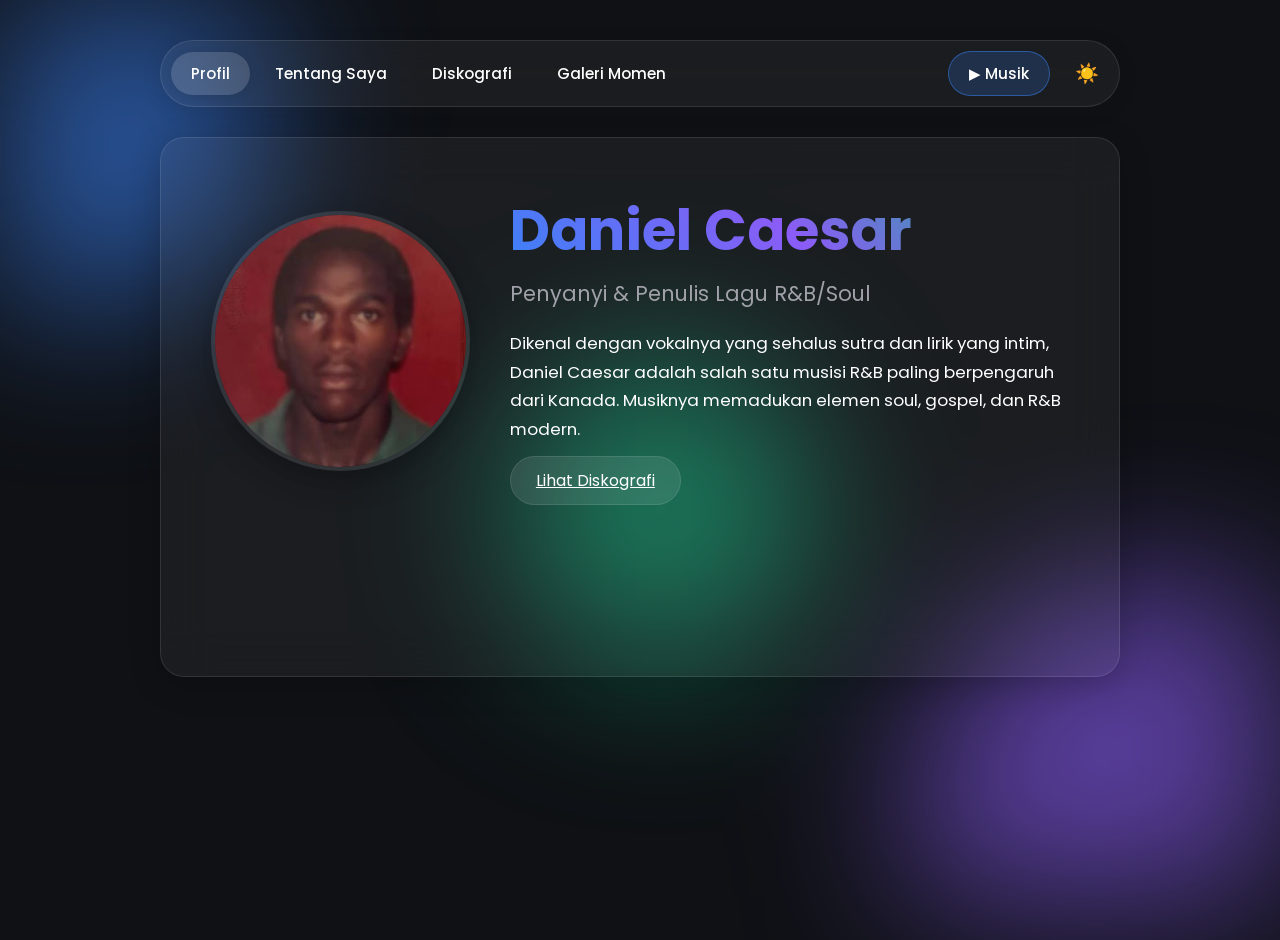
<file: index.html>
<!DOCTYPE html>
<html lang="id" data-theme="dark">
<head>
    <meta charset="UTF-8">
    <meta name="viewport" content="width=device-width, initial-scale=1.0">
    <title>Portofolio - Daniel Caesar</title>
    <link rel="stylesheet" href="assets/css/style.css">
</head>
<body>
    <div class="blob-container">
        <div class="blob blob-1"></div>
        <div class="blob blob-2"></div>
        <div class="blob blob-3"></div>
    </div>

    <div class="app-container">
        <nav class="nav-menu">
            <a class="nav-btn active" href="index.html">Profil</a>
            <a class="nav-btn" href="pages/biografi.html">Tentang Saya</a>
            <a class="nav-btn" href="pages/karya.html">Diskografi</a>
            <a class="nav-btn" href="pages/galeri.html">Galeri Momen</a>
            <a class="nav-btn special" href="pages/musik.html">▶ Musik</a>
            <button class="theme-toggle" onclick="toggleTheme()" title="Ganti Tema">☀️</button>
        </nav>

        <main class="glass-panel">
            <section id="beranda" class="tab-content active">
                <div class="hero-section">
                    <img src="assets/img/profile.jpeg" alt="Daniel Caesar" class="hero-image">
                    <div class="hero-text">
                        <h1>Daniel Caesar</h1>
                        <h3>Penyanyi & Penulis Lagu R&B/Soul</h3>
                        <p>Dikenal dengan vokalnya yang sehalus sutra dan lirik yang intim, Daniel Caesar adalah salah satu musisi R&B paling berpengaruh dari Kanada. Musiknya memadukan elemen soul, gospel, dan R&B modern.</p>
                        <a class="btn-primary" href="pages/karya.html">Lihat Diskografi</a>
                    </div>
                </div>
            </section>
        </main>
    </div>

    <script src="assets/js/script.js"></script>
</body>
</html>
</file>
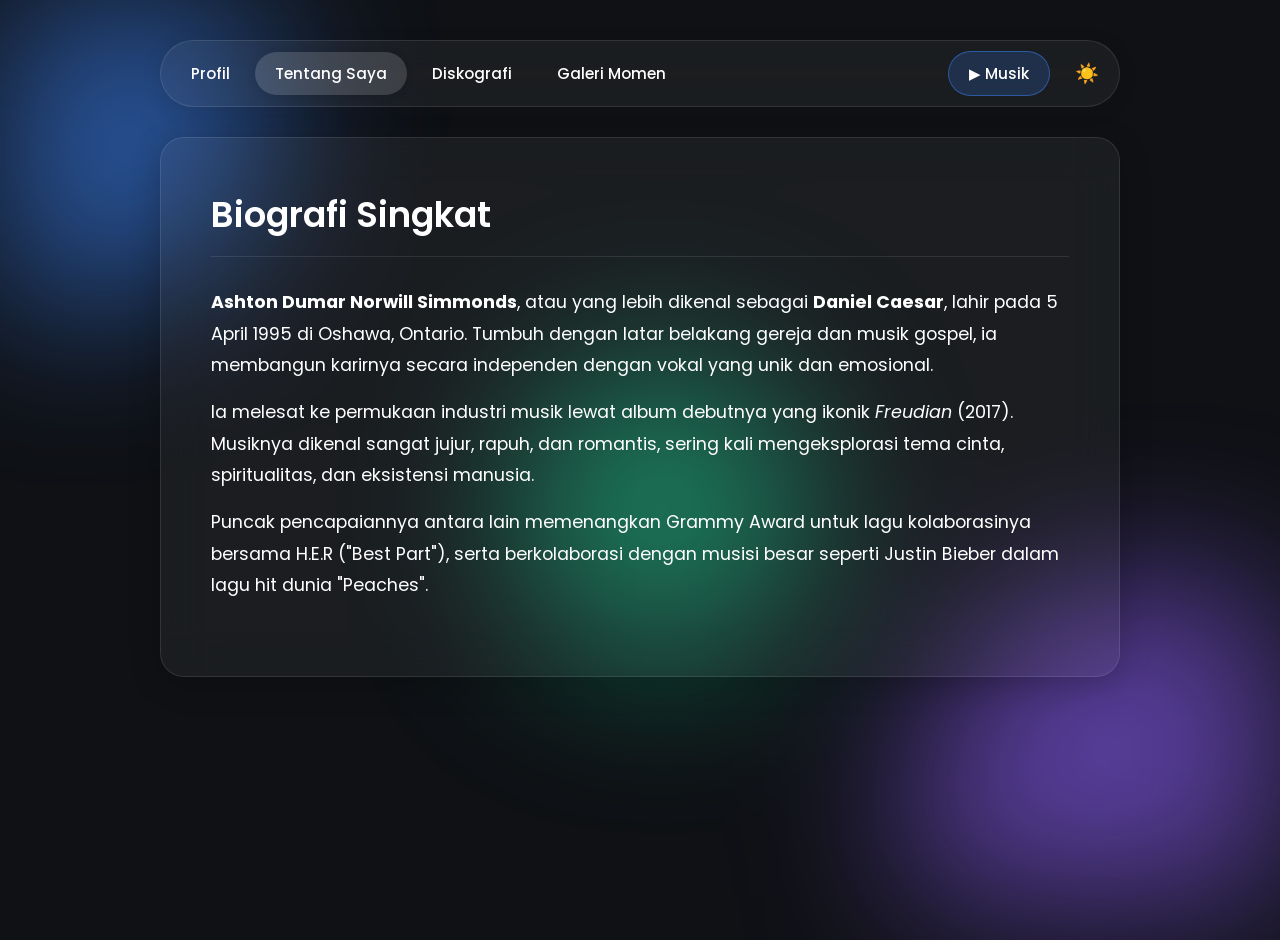
<file: pages/biografi.html>
<!DOCTYPE html>
<html lang="id" data-theme="dark">
<head>
    <meta charset="UTF-8">
    <meta name="viewport" content="width=device-width, initial-scale=1.0">
    <title>Biografi - Daniel Caesar</title>
    <link rel="stylesheet" href="../assets/css/style.css">
</head>
<body>
    <div class="blob-container">
        <div class="blob blob-1"></div>
        <div class="blob blob-2"></div>
        <div class="blob blob-3"></div>
    </div>

    <div class="app-container">
        <nav class="nav-menu">
            <a class="nav-btn" href="../index.html">Profil</a>
            <a class="nav-btn active" href="biografi.html">Tentang Saya</a>
            <a class="nav-btn" href="karya.html">Diskografi</a>
            <a class="nav-btn" href="galeri.html">Galeri Momen</a>
            <a class="nav-btn special" href="musik.html">▶ Musik</a>
            <button class="theme-toggle" onclick="toggleTheme()" title="Ganti Tema">☀️</button>
        </nav>

        <main class="glass-panel">
            <section class="tab-content active">
                <h2 class="section-title">Biografi Singkat</h2>
                <div class="content-text">
                    <p style="margin-bottom: 15px;"><strong>Ashton Dumar Norwill Simmonds</strong>, atau yang lebih dikenal sebagai <strong>Daniel Caesar</strong>, lahir pada 5 April 1995 di Oshawa, Ontario. Tumbuh dengan latar belakang gereja dan musik gospel, ia membangun karirnya secara independen dengan vokal yang unik dan emosional.</p>
                    <p style="margin-bottom: 15px;">Ia melesat ke permukaan industri musik lewat album debutnya yang ikonik <em>Freudian</em> (2017). Musiknya dikenal sangat jujur, rapuh, dan romantis, sering kali mengeksplorasi tema cinta, spiritualitas, dan eksistensi manusia.</p>
                    <p>Puncak pencapaiannya antara lain memenangkan Grammy Award untuk lagu kolaborasinya bersama H.E.R ("Best Part"), serta berkolaborasi dengan musisi besar seperti Justin Bieber dalam lagu hit dunia "Peaches".</p>
                </div>
            </section>
        </main>
    </div>

    <script src="../assets/js/script.js"></script>
</body>
</html>
</file>
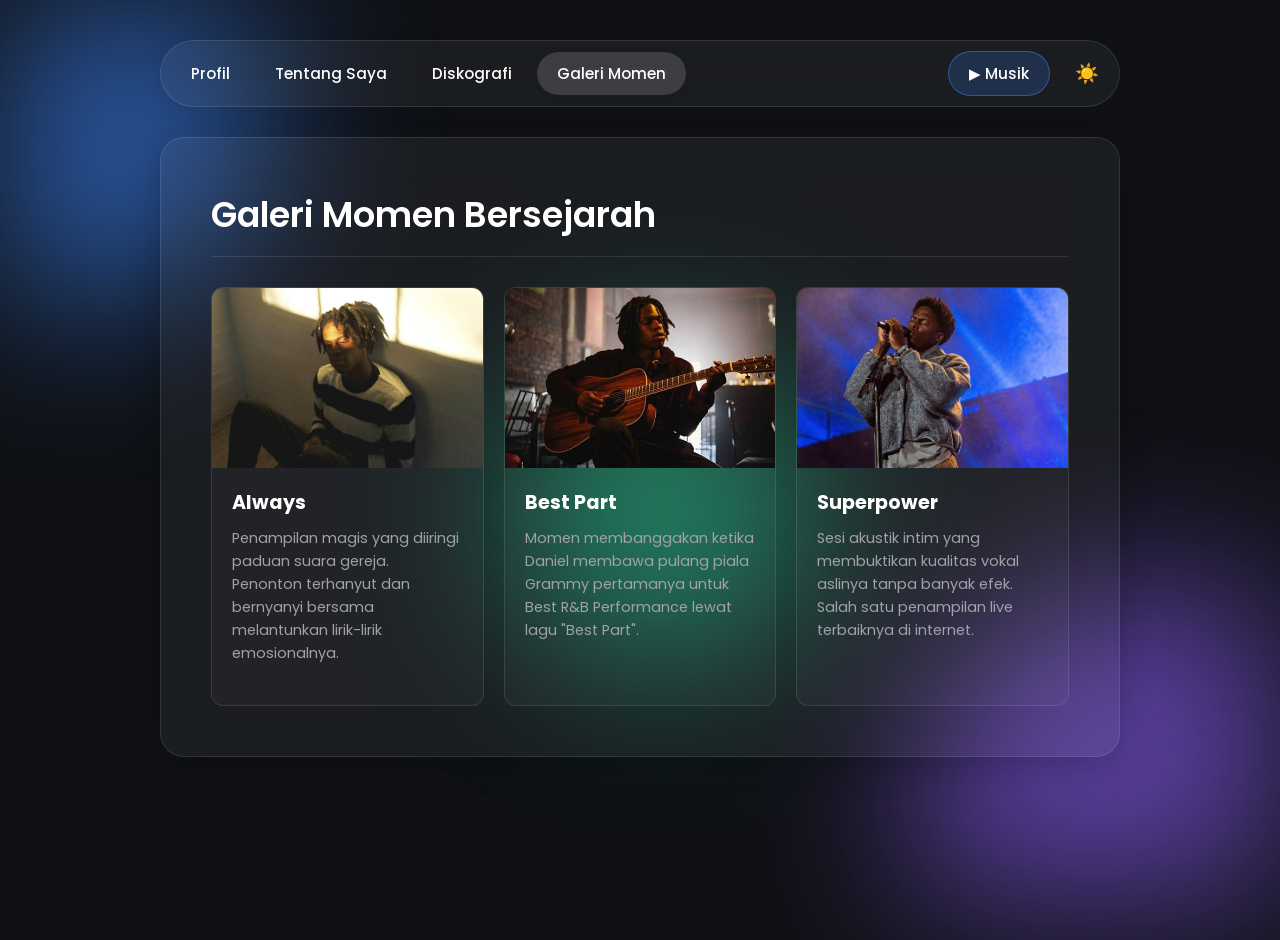
<file: pages/galeri.html>
<!DOCTYPE html>
<html lang="id" data-theme="dark">
<head>
    <meta charset="UTF-8">
    <meta name="viewport" content="width=device-width, initial-scale=1.0">
    <title>Galeri Momen - Daniel Caesar</title>
    <link rel="stylesheet" href="../assets/css/style.css">
</head>
<body>
    <div class="blob-container">
        <div class="blob blob-1"></div>
        <div class="blob blob-2"></div>
        <div class="blob blob-3"></div>
    </div>

    <div class="app-container">
        <nav class="nav-menu">
            <a class="nav-btn" href="../index.html">Profil</a>
            <a class="nav-btn" href="biografi.html">Tentang Saya</a>
            <a class="nav-btn" href="karya.html">Diskografi</a>
            <a class="nav-btn active" href="galeri.html">Galeri Momen</a>
            <a class="nav-btn special" href="musik.html">▶ Musik</a>
            <button class="theme-toggle" onclick="toggleTheme()" title="Ganti Tema">☀️</button>
        </nav>

        <main class="glass-panel">
            <section class="tab-content active">
                <h2 class="section-title">Galeri Momen Bersejarah</h2>
                <div class="grid-cards">
                    <div class="glass-card">
                        <img src="../assets/img/dc 2.jpeg" alt="Always">
                        <div class="glass-card-content">
                            <h4>Always</h4>
                            <p>Penampilan magis yang diiringi paduan suara gereja. Penonton terhanyut dan bernyanyi bersama melantunkan lirik-lirik emosionalnya.</p>
                        </div>
                    </div>
                    <div class="glass-card">
                        <img src="../assets/img/dc 1.jpeg" alt="Best Part">
                        <div class="glass-card-content">
                            <h4>Best Part</h4>
                            <p>Momen membanggakan ketika Daniel membawa pulang piala Grammy pertamanya untuk Best R&B Performance lewat lagu "Best Part".</p>
                        </div>
                    </div>
                    <div class="glass-card">
                        <img src="../assets/img/dc 3.jpeg" alt="Superpower">
                        <div class="glass-card-content">
                            <h4>Superpower</h4>
                            <p>Sesi akustik intim yang membuktikan kualitas vokal aslinya tanpa banyak efek. Salah satu penampilan live terbaiknya di internet.</p>
                        </div>
                    </div>
                </div>
            </section>
        </main>
    </div>

    <script src="../assets/js/script.js"></script>
</body>
</html>
</file>
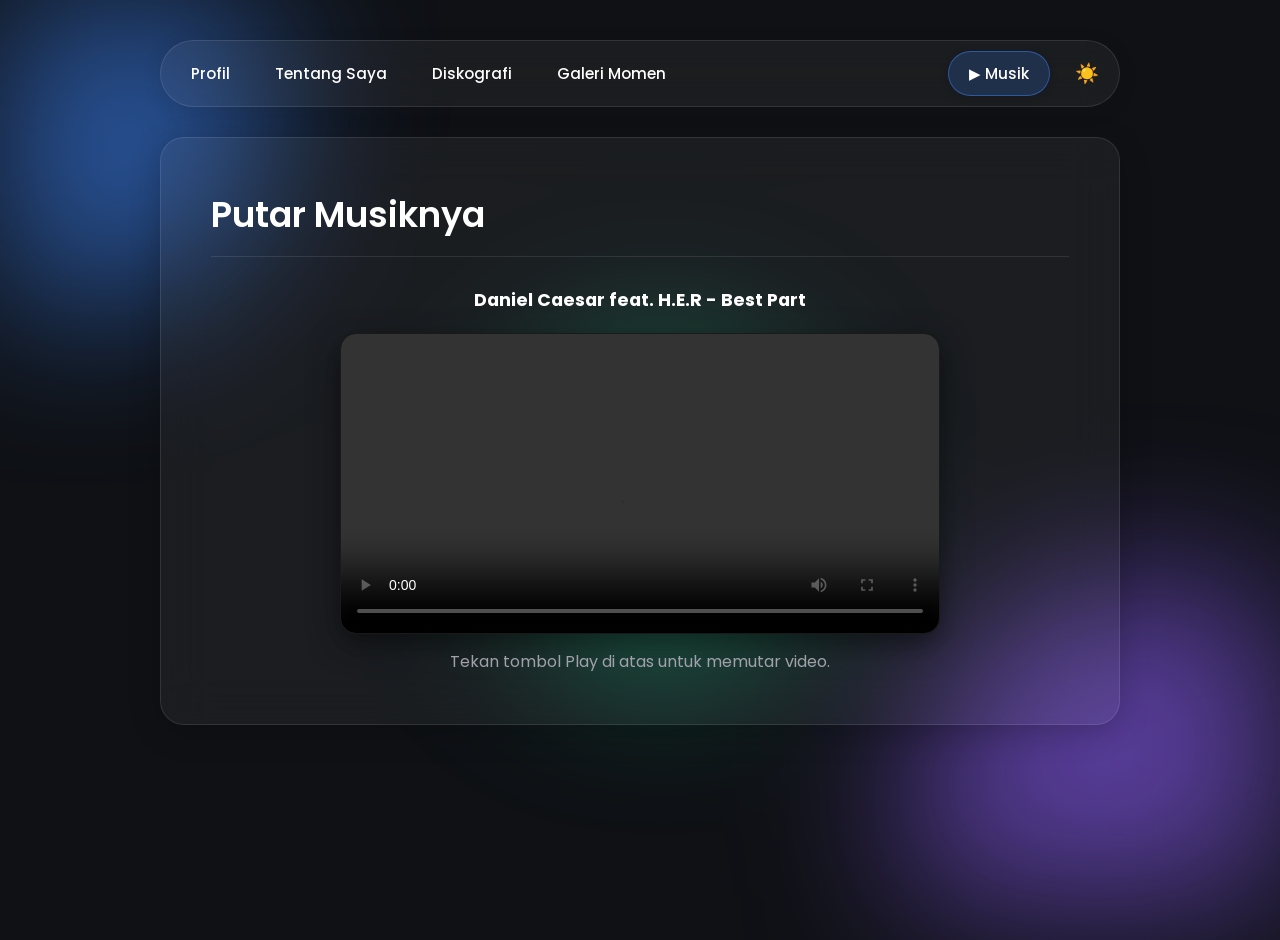
<file: pages/musik.html>
<!DOCTYPE html>
<html lang="id" data-theme="dark">
<head>
    <meta charset="UTF-8">
    <meta name="viewport" content="width=device-width, initial-scale=1.0">
    <title>Musik - Daniel Caesar</title>
    <link rel="stylesheet" href="../assets/css/style.css">
</head>
<body>
    <div class="blob-container">
        <div class="blob blob-1"></div>
        <div class="blob blob-2"></div>
        <div class="blob blob-3"></div>
    </div>

    <div class="app-container">
        <nav class="nav-menu">
            <a class="nav-btn" href="../index.html">Profil</a>
            <a class="nav-btn" href="biografi.html">Tentang Saya</a>
            <a class="nav-btn" href="karya.html">Diskografi</a>
            <a class="nav-btn" href="galeri.html">Galeri Momen</a>
            <a class="nav-btn special active" href="musik.html">▶ Musik</a>
            <button class="theme-toggle" onclick="toggleTheme()" title="Ganti Tema">☀️</button>
        </nav>

        <main class="glass-panel">
            <section class="tab-content active">
                <h2 class="section-title">Putar Musiknya</h2>
                <div style="max-width: 600px; margin: 0 auto; text-align: center;">
                    <p style="margin-bottom: 20px; font-size: 1.1rem;"><strong>Daniel Caesar feat. H.E.R - Best Part</strong></p>
                    <div style="width: 100%; border-radius: 16px; overflow: hidden; box-shadow: 0 10px 30px rgba(0,0,0,0.5); border: 1px solid var(--glass-border); background: #000; line-height: 0;">
                        <video controls style="width: 100%; max-height: 400px; border: none; outline: none;">
                            <source src="../assets/vid/H.E.R. - Best Part (Lyrics) Ft. Daniel Caesar - Unique Sound (720p, h264).mp4" type="video/mp4">
                            Maaf, browser kamu tidak mendukung pemutar video.
                        </video>
                    </div>
                    <p style="margin-top: 15px; color: var(--text-muted);">Tekan tombol Play di atas untuk memutar video.</p>
                </div>
            </section>
        </main>
    </div>

    <script src="../assets/js/script.js"></script>
</body>
</html>
</file>
<file: assets/css/style.css>
@import url('https://fonts.googleapis.com/css2?family=SF+Pro+Display:wght@300;400;500;600;700&family=Poppins:wght@300;400;500;600&display=swap');

:root {
    /* Tema Gelap (Default) */
    --bg-base: #0f1115;
    --text-main: #ffffff;
    --text-muted: #a1a1aa;
    --glass-bg: rgba(255, 255, 255, 0.05);
    --glass-border: rgba(255, 255, 255, 0.1);
    --glass-highlight: rgba(255, 255, 255, 0.1);
    --accent-color: #3b82f6;
    --nav-active: rgba(255, 255, 255, 0.15);
}

[data-theme="light"] {
    /* Tema Terang */
    --bg-base: #f0f2f5;
    --text-main: #1a1a1a;
    --text-muted: #4a4a4a;
    --glass-bg: rgba(255, 255, 255, 0.6);
    --glass-border: rgba(255, 255, 255, 0.4);
    --glass-highlight: rgba(255, 255, 255, 0.8);
    --accent-color: #0056b3;
    --nav-active: rgba(0, 0, 0, 0.1);
}

* {
    margin: 0;
    padding: 0;
    box-sizing: border-box;
    font-family: 'SF Pro Display', 'Poppins', sans-serif;
    transition: background 0.3s, color 0.3s;
}

body {
    background-color: var(--bg-base);
    color: var(--text-main);
    min-height: 100vh;
    overflow-x: hidden;
    position: relative;
}

/* Latar Belakang Animasi Liquid */
.blob-container {
    position: fixed;
    top: 0;
    left: 0;
    width: 100vw;
    height: 100vh;
    z-index: -1;
    overflow: hidden;
    filter: blur(80px);
}

.blob {
    position: absolute;
    border-radius: 50%;
    animation: float 15s infinite alternate ease-in-out;
    opacity: 0.6;
}

.blob-1 {
    width: 400px;
    height: 400px;
    background: #3b82f6; /* Biru */
    top: -10%;
    left: -10%;
}

.blob-2 {
    width: 500px;
    height: 500px;
    background: #8b5cf6; /* Ungu */
    bottom: -20%;
    right: -10%;
    animation-delay: -5s;
}

.blob-3 {
    width: 300px;
    height: 300px;
    background: #10b981; /* Hijau */
    top: 40%;
    left: 40%;
    animation-delay: -10s;
}

@keyframes float {
    0% { transform: translate(0, 0) scale(1); }
    100% { transform: translate(100px, 150px) scale(1.2); }
}

.app-container {
    max-width: 1000px;
    margin: 40px auto;
    padding: 0 20px;
}

.nav-menu {
    display: flex;
    align-items: center;
    flex-wrap: wrap;
    gap: 5px;
    background: var(--glass-bg);
    border: 1px solid var(--glass-border);
    padding: 10px;
    border-radius: 50px;
    margin-bottom: 30px;
    backdrop-filter: blur(20px);
    -webkit-backdrop-filter: blur(20px);
    box-shadow: 0 4px 20px rgba(0,0,0,0.1);
}

.nav-btn {
    background: transparent;
    color: var(--text-main);
    border: none;
    padding: 10px 20px;
    border-radius: 30px;
    font-size: 0.95rem;
    font-weight: 500;
    cursor: pointer;
    transition: all 0.3s;
    text-decoration: none;
}

.nav-btn:hover {
    background: rgba(255, 255, 255, 0.1);
}

.nav-btn.active {
    background: var(--nav-active);
    box-shadow: 0 2px 10px rgba(0,0,0,0.1);
}

.nav-btn.special {
    margin-left: auto; /* Mendorong tombol Musik ke paling kanan */
    background: rgba(59, 130, 246, 0.2);
    border: 1px solid rgba(59, 130, 246, 0.5);
}

.theme-toggle {
    margin-left: 10px;
    font-size: 1.2rem;
    cursor: pointer;
    background: none;
    border: none;
    color: var(--text-main);
    padding: 5px 10px;
    border-radius: 50%;
}

.glass-panel {
    background: var(--glass-bg);
    backdrop-filter: blur(25px);
    -webkit-backdrop-filter: blur(25px);
    border: 1px solid var(--glass-border);
    border-radius: 24px;
    padding: 50px;
    box-shadow: 0 8px 32px rgba(0, 0, 0, 0.2);
    min-height: 60vh;
}

.tab-content {
    display: none;
    animation: fadeIn 0.5s ease forwards;
}

.tab-content.active {
    display: block;
}

@keyframes fadeIn {
    from { opacity: 0; transform: translateY(10px); }
    to { opacity: 1; transform: translateY(0); }
}

/* Tampilan Hero (Beranda) */
.hero-section {
    display: flex;
    align-items: center;
    gap: 40px;
}

.hero-image {
    width: 260px;
    height: 260px;
    border-radius: 50%;
    object-fit: cover;
    border: 4px solid var(--glass-border);
    box-shadow: 0 10px 30px rgba(0,0,0,0.3);
}

.hero-text h1 {
    font-size: 3.5rem;
    font-weight: 700;
    margin-bottom: 5px;
    background: linear-gradient(45deg, #3b82f6, #8b5cf6, #10b981);
    -webkit-background-clip: text;
    -webkit-text-fill-color: transparent;
}

.hero-text h3 {
    font-size: 1.3rem;
    color: var(--text-muted);
    margin-bottom: 20px;
    font-weight: 400;
}

.hero-text p {
    line-height: 1.7;
    font-size: 1.05rem;
    margin-bottom: 25px;
}

.btn-primary {
    background: rgba(255, 255, 255, 0.1);
    border: 1px solid var(--glass-border);
    color: var(--text-main);
    padding: 12px 25px;
    border-radius: 30px;
    font-size: 1rem;
    cursor: pointer;
    transition: all 0.3s;
    backdrop-filter: blur(10px);
}

.btn-primary:hover {
    background: rgba(255, 255, 255, 0.2);
    transform: translateY(-2px);
}

/* Desain Konten Elegan (Tidak pakai Card kaku) */
.section-title {
    font-size: 2.2rem;
    font-weight: 600;
    margin-bottom: 30px;
    border-bottom: 1px solid var(--glass-border);
    padding-bottom: 15px;
}

.content-text {
    line-height: 1.8;
    font-size: 1.1rem;
    color: var(--text-main);
}

/* List Karya Elegan */
.elegant-list {
    display: flex;
    flex-direction: column;
    gap: 20px;
}

.elegant-item {
    display: flex;
    align-items: center;
    gap: 20px;
    padding: 20px;
    background: rgba(255, 255, 255, 0.03);
    border: 1px solid var(--glass-border);
    border-radius: 16px;
    transition: background 0.3s;
}

.elegant-item:hover {
    background: rgba(255, 255, 255, 0.08);
}

.elegant-item img {
    width: 100px;
    height: 100px;
    border-radius: 12px;
    object-fit: cover;
}

.item-info h4 {
    font-size: 1.3rem;
    margin-bottom: 5px;
}

.item-info p {
    font-size: 0.95rem;
    color: var(--text-muted);
}

/* --- TAMBAHAN CSS UNTUK GRID GALERI (Seperti Screenshot) --- */
.grid-cards {
    display: grid;
    grid-template-columns: repeat(auto-fit, minmax(250px, 1fr));
    gap: 20px;
    margin-top: 10px;
}

.glass-card {
    background: rgba(255, 255, 255, 0.03);
    border: 1px solid var(--glass-border);
    border-radius: 12px;
    overflow: hidden;
    display: flex;
    flex-direction: column;
    transition: transform 0.3s, background 0.3s;
}

.glass-card:hover {
    transform: translateY(-5px);
    background: rgba(255, 255, 255, 0.08);
}

.glass-card img {
    width: 100%;
    height: 180px;
    object-fit: cover;
}

.glass-card-content {
    padding: 20px;
    display: flex;
    flex-direction: column;
    flex-grow: 1;
}

.glass-card-content h4 {
    font-size: 1.2rem;
    margin-bottom: 10px;
}

.glass-card-content p {
    font-size: 0.9rem;
    color: var(--text-muted);
    line-height: 1.6;
    margin-bottom: 20px;
    flex-grow: 1; /* Mendorong tombol ke paling bawah */
}

.btn-card {
    background-color: #3e9c52; /* Warna hijau mirip screenshot */
    color: white;
    border: none;
    padding: 12px;
    border-radius: 6px;
    font-size: 0.95rem;
    font-weight: 600;
    cursor: pointer;
    width: 100%;
    transition: background 0.3s;
}

.btn-card:hover {
    background-color: #2e7a3f;
}

@media (max-width: 768px) {
    .hero-section {
        flex-direction: column;
        text-align: center;
    }
    .nav-menu {
        flex-direction: column;
        border-radius: 20px;
    }
    .nav-btn.special {
        margin-left: 0;
    }
    .elegant-item {
        flex-direction: column;
        text-align: center;
    }
}
</file>
